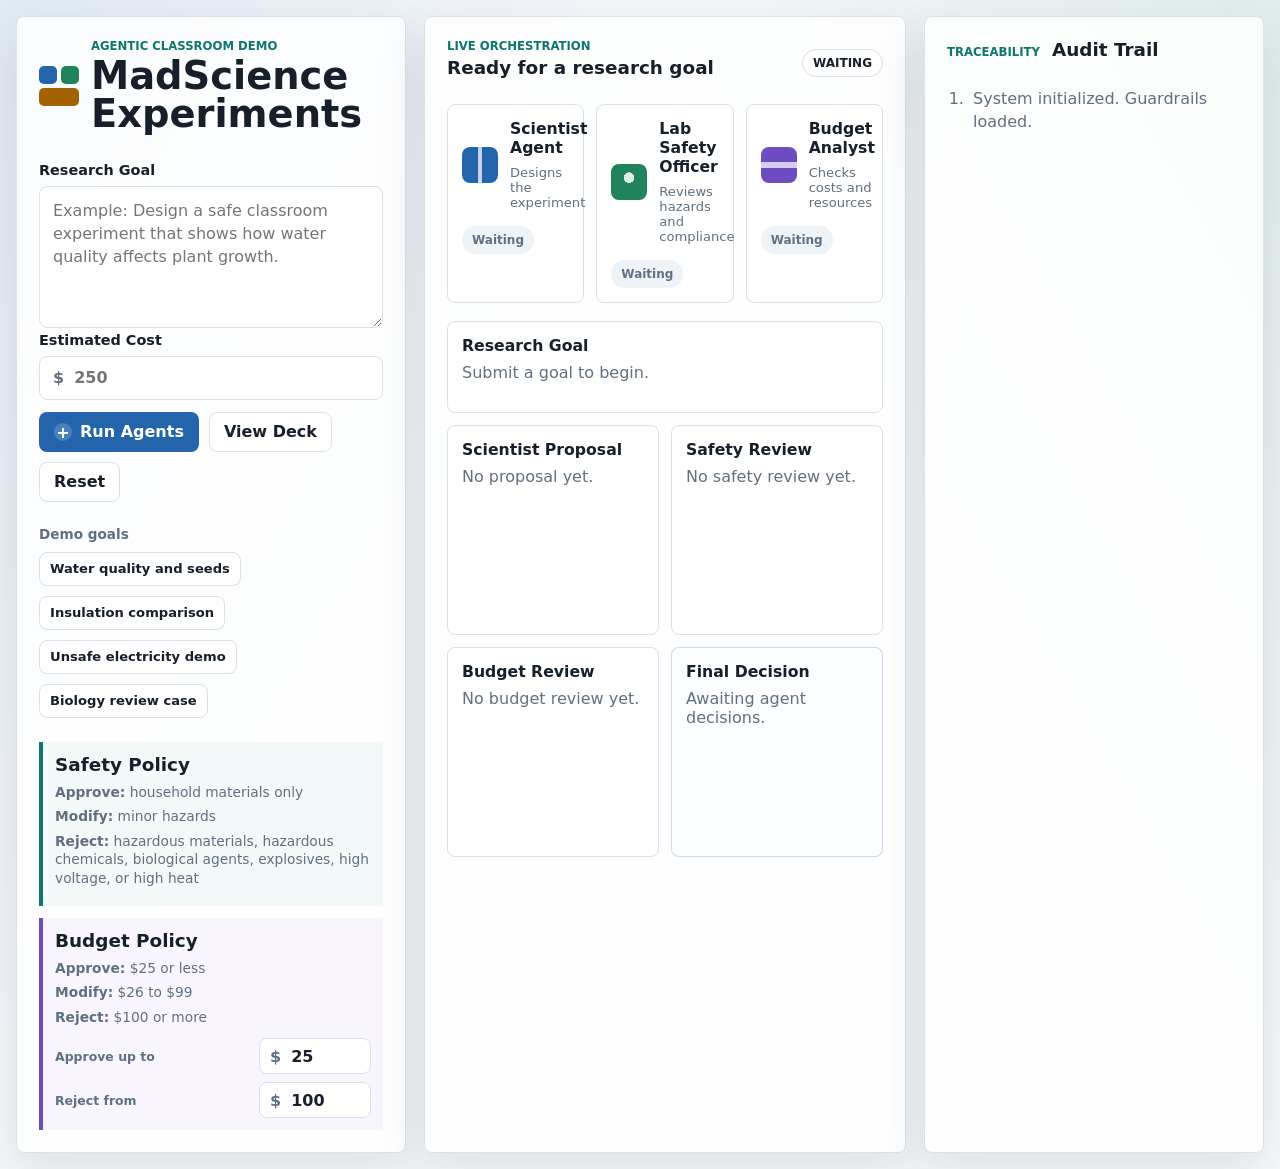
<file: index.html>
<!doctype html>
<html lang="en">
  <head>
    <meta charset="utf-8">
    <meta name="viewport" content="width=device-width, initial-scale=1">
    <title>MadScience Experiments</title>
    <link rel="stylesheet" href="styles.css">
  </head>
  <body>
    <main class="app-shell">
      <section class="control-panel" aria-label="Research goal controls">
        <div class="brand-row">
          <div class="brand-mark" aria-hidden="true">
            <span></span>
            <span></span>
            <span></span>
          </div>
          <div>
            <p class="eyebrow">Agentic classroom demo</p>
            <h1>MadScience Experiments</h1>
          </div>
        </div>

        <form id="goalForm" class="goal-form">
          <label for="researchGoal">Research Goal</label>
          <textarea id="researchGoal" name="researchGoal" rows="5" placeholder="Example: Design a safe classroom experiment that shows how water quality affects plant growth."></textarea>

          <label for="estimatedCost">Estimated Cost</label>
          <div class="cost-input-row">
            <span aria-hidden="true">$</span>
            <input id="estimatedCost" name="estimatedCost" type="number" min="0" step="1" placeholder="250">
          </div>

          <div class="button-row">
            <button type="submit" class="primary-button">
              <span class="button-icon" aria-hidden="true">+</span>
              Run Agents
            </button>
            <a href="slides.html" class="ghost-button deck-link">
              View Deck
            </a>
            <button type="button" id="resetButton" class="ghost-button">
              Reset
            </button>
          </div>
        </form>

        <div class="quick-start" aria-label="Demo examples">
          <p>Demo goals</p>
          <div class="chip-row">
            <button type="button" class="chip" data-cost="42" data-goal="Design a safe classroom experiment that shows how water quality affects radish seed growth.">Water quality and seeds</button>
            <button type="button" class="chip" data-cost="65" data-goal="Explore whether different insulating materials keep a cup of warm water at a stable temperature.">Insulation comparison</button>
            <button type="button" class="chip" data-cost="1200" data-goal="Test whether a high-voltage power supply can create visible arcs for a chemistry demonstration.">Unsafe electricity demo</button>
            <button type="button" class="chip" data-cost="85" data-goal="Compare growth rates of yeast cultures using different sugar sources.">Biology review case</button>
          </div>
        </div>

        <div class="policy-grid">
          <article>
            <h2>Safety Policy</h2>
            <p><strong>Approve:</strong> household materials only</p>
            <p><strong>Modify:</strong> minor hazards</p>
            <p><strong>Reject:</strong> hazardous materials, hazardous chemicals, biological agents, explosives, high voltage, or high heat</p>
          </article>
          <article>
            <h2>Budget Policy</h2>
            <p id="budgetApproveText"><strong>Approve:</strong> $25 or less</p>
            <p id="budgetModifyText"><strong>Modify:</strong> $26 to $99</p>
            <p id="budgetRejectText"><strong>Reject:</strong> $100 or more</p>
            <div class="threshold-grid" aria-label="Budget threshold controls">
              <label for="approveLimit">Approve up to</label>
              <div class="cost-input-row compact">
                <span aria-hidden="true">$</span>
                <input id="approveLimit" type="number" min="0" step="1" value="25">
              </div>
              <label for="rejectLimit">Reject from</label>
              <div class="cost-input-row compact">
                <span aria-hidden="true">$</span>
                <input id="rejectLimit" type="number" min="1" step="1" value="100">
              </div>
            </div>
          </article>
        </div>
      </section>

      <section class="workspace" aria-live="polite">
        <div class="topline">
          <div>
            <p class="eyebrow">Live orchestration</p>
            <h2 id="decisionTitle">Ready for a research goal</h2>
          </div>
          <span id="decisionBadge" class="decision-badge neutral">WAITING</span>
        </div>

        <div class="agent-lane" aria-label="Agent workflow">
          <article class="agent-card idle" id="scientistCard">
            <div class="agent-heading">
              <div class="agent-icon scientist" aria-hidden="true"></div>
              <div>
                <h3>Scientist Agent</h3>
                <p>Designs the experiment</p>
              </div>
            </div>
            <span class="status-pill">Waiting</span>
          </article>

          <article class="agent-card idle" id="safetyCard">
            <div class="agent-heading">
              <div class="agent-icon safety" aria-hidden="true"></div>
              <div>
                <h3>Lab Safety Officer</h3>
                <p>Reviews hazards and compliance</p>
              </div>
            </div>
            <span class="status-pill">Waiting</span>
          </article>

          <article class="agent-card idle" id="budgetCard">
            <div class="agent-heading">
              <div class="agent-icon budget" aria-hidden="true"></div>
              <div>
                <h3>Budget Analyst</h3>
                <p>Checks costs and resources</p>
              </div>
            </div>
            <span class="status-pill">Waiting</span>
          </article>
        </div>

        <div class="output-grid">
          <article class="output-panel wide">
            <h3>Research Goal</h3>
            <p id="goalOutput" class="placeholder">Submit a goal to begin.</p>
          </article>

          <article class="output-panel">
            <h3>Scientist Proposal</h3>
            <div id="proposalOutput" class="placeholder">No proposal yet.</div>
          </article>

          <article class="output-panel">
            <h3>Safety Review</h3>
            <div id="safetyOutput" class="placeholder">No safety review yet.</div>
          </article>

          <article class="output-panel">
            <h3>Budget Review</h3>
            <div id="budgetOutput" class="placeholder">No budget review yet.</div>
          </article>

          <article class="output-panel decision-panel">
            <h3>Final Decision</h3>
            <div id="decisionOutput" class="placeholder">Awaiting agent decisions.</div>
          </article>
        </div>
      </section>

      <aside class="audit-panel" aria-label="Audit trail">
        <div class="audit-heading">
          <p class="eyebrow">Traceability</p>
          <h2>Audit Trail</h2>
        </div>
        <ol id="auditTrail" class="audit-list">
          <li>System initialized. Guardrails loaded.</li>
        </ol>
      </aside>
    </main>

    <script src="app.js"></script>
  </body>
</html>
</file>
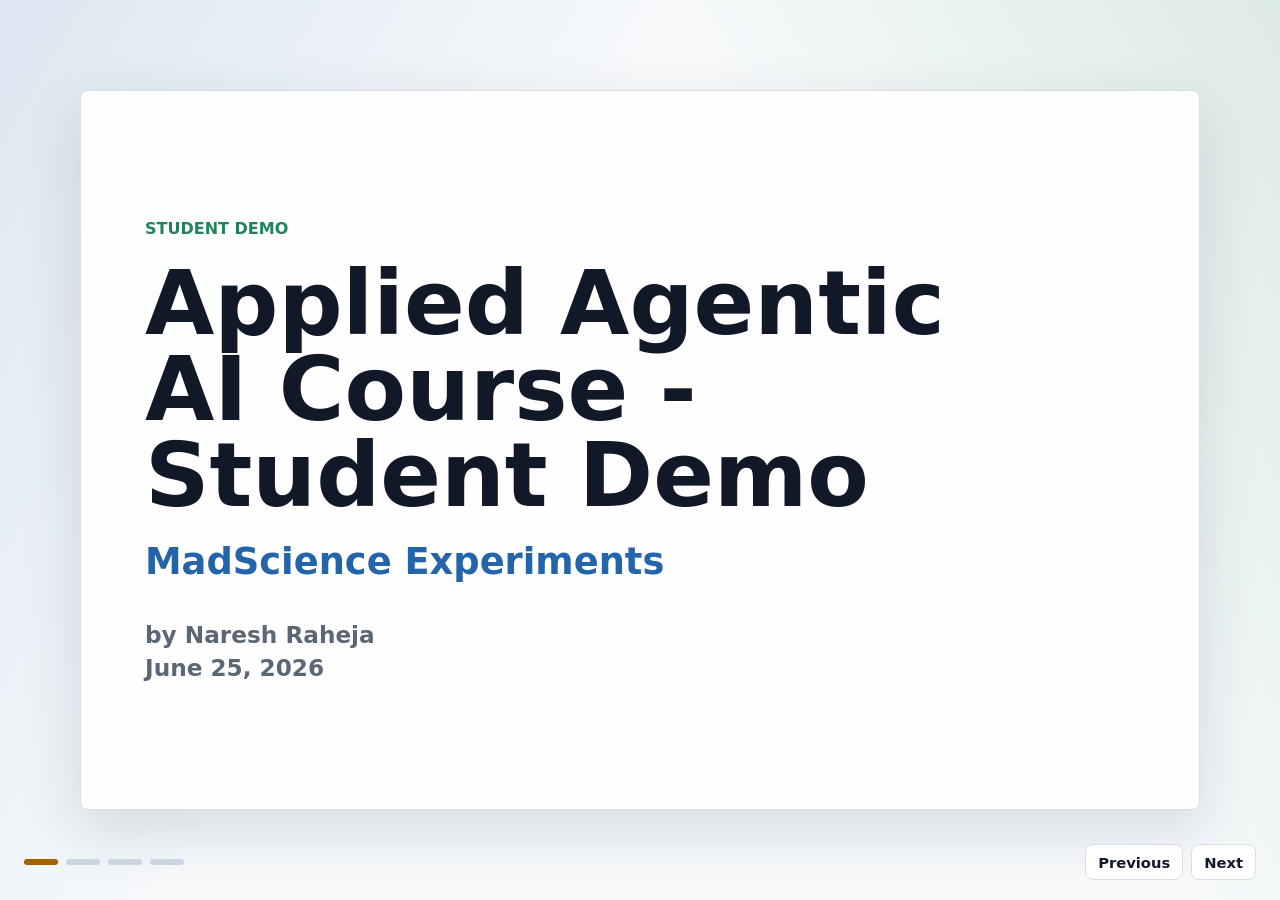
<file: slides.html>
<!doctype html>
<html lang="en">
  <head>
    <meta charset="utf-8">
    <meta name="viewport" content="width=device-width, initial-scale=1">
    <title>Applied Agentic AI Course - Student Demo</title>
    <style>
      :root {
        color-scheme: light;
        --ink: #111827;
        --muted: #5b6775;
        --line: #d7dee8;
        --blue: #2364aa;
        --green: #21835b;
        --amber: #a46100;
        --paper: #f7f9fb;
        --panel: #ffffff;
      }

      * {
        box-sizing: border-box;
      }

      body {
        margin: 0;
        min-height: 100vh;
        overflow: hidden;
        background:
          linear-gradient(120deg, rgba(35, 100, 170, 0.12), transparent 38%),
          linear-gradient(240deg, rgba(33, 131, 91, 0.12), transparent 34%),
          var(--paper);
        color: var(--ink);
        font-family: Inter, ui-sans-serif, system-ui, -apple-system, BlinkMacSystemFont, "Segoe UI", sans-serif;
      }

      .deck {
        position: relative;
        width: 100vw;
        height: 100vh;
      }

      .slide {
        position: absolute;
        inset: 0;
        display: none;
        padding: clamp(28px, 6vw, 72px);
      }

      .slide.active {
        display: grid;
      }

      .slide-inner {
        display: grid;
        align-content: center;
        width: min(1120px, 100%);
        min-height: min(720px, calc(100vh - 120px));
        margin: auto;
        border: 1px solid var(--line);
        border-radius: 8px;
        padding: clamp(28px, 5vw, 64px);
        background: rgba(255, 255, 255, 0.92);
        box-shadow: 0 22px 60px rgba(31, 44, 59, 0.14);
      }

      .title-slide .slide-inner {
        justify-items: start;
        gap: 22px;
      }

      .eyebrow {
        margin: 0;
        color: var(--green);
        font-size: clamp(0.82rem, 1.5vw, 1rem);
        font-weight: 900;
        letter-spacing: 0;
        text-transform: uppercase;
      }

      h1 {
        max-width: 920px;
        margin: 0;
        font-size: clamp(2.6rem, 7vw, 5.8rem);
        line-height: 0.96;
        letter-spacing: 0;
      }

      h2 {
        margin: 0 0 22px;
        font-size: clamp(2rem, 4.8vw, 4rem);
        line-height: 1;
        letter-spacing: 0;
      }

      .subtitle {
        margin: 0;
        color: var(--blue);
        font-size: clamp(1.35rem, 3vw, 2.3rem);
        font-weight: 850;
      }

      .meta {
        display: grid;
        gap: 6px;
        margin-top: 16px;
        color: var(--muted);
        font-size: clamp(1.05rem, 2.2vw, 1.45rem);
        font-weight: 700;
      }

      ol {
        display: grid;
        gap: clamp(12px, 2vh, 18px);
        margin: 0;
        padding-left: 1.4em;
        font-size: clamp(1.05rem, 2.2vw, 1.55rem);
        line-height: 1.35;
      }

      .workflow {
        display: grid;
        grid-template-columns: 1fr 1.45fr;
        gap: 24px;
        align-items: stretch;
      }

      .prompt-card,
      .agent-map,
      .iteration-card,
      .demo-link {
        border: 1px solid var(--line);
        border-radius: 8px;
        background: #fff;
      }

      .prompt-card {
        display: grid;
        align-content: start;
        gap: 16px;
        padding: 22px;
        border-left: 5px solid var(--blue);
      }

      .prompt-card p {
        margin: 0;
        color: var(--muted);
        font-size: clamp(1rem, 1.8vw, 1.25rem);
        line-height: 1.35;
      }

      .prompt-card strong {
        display: block;
        margin-bottom: 6px;
        font-size: clamp(1.2rem, 2.3vw, 1.6rem);
      }

      .agent-map {
        display: grid;
        grid-template-columns: repeat(3, minmax(0, 1fr));
        gap: 12px;
        padding: 16px;
      }

      .agent-node {
        display: grid;
        gap: 10px;
        min-height: 190px;
        border-radius: 8px;
        padding: 16px;
        background: #f8fafc;
      }

      .agent-node:nth-child(2) {
        background: #f3f8f8;
      }

      .agent-node:nth-child(3) {
        background: #fff8eb;
      }

      .agent-icon {
        display: grid;
        place-items: center;
        width: 44px;
        height: 44px;
        border-radius: 8px;
        background: var(--blue);
        color: #fff;
        font-size: 1.35rem;
        font-weight: 900;
      }

      .agent-node:nth-child(2) .agent-icon {
        background: var(--green);
      }

      .agent-node:nth-child(3) .agent-icon {
        background: var(--amber);
      }

      .agent-node h3,
      .iteration-card h3 {
        margin: 0;
        font-size: clamp(1rem, 1.9vw, 1.28rem);
      }

      .agent-node p,
      .iteration-card p {
        margin: 0;
        color: var(--muted);
        font-size: clamp(0.9rem, 1.6vw, 1.06rem);
        line-height: 1.35;
      }

      .decision-row {
        display: grid;
        grid-template-columns: repeat(4, minmax(0, 1fr));
        gap: 10px;
        margin-top: 20px;
      }

      .status-chip,
      .iteration-badge {
        display: inline-flex;
        align-items: center;
        justify-content: center;
        min-height: 34px;
        border-radius: 999px;
        padding: 0 12px;
        font-size: 0.82rem;
        font-weight: 900;
      }

      .status-chip.approve {
        background: rgba(33, 131, 91, 0.12);
        color: var(--green);
      }

      .status-chip.modify,
      .status-chip.human {
        background: rgba(164, 97, 0, 0.14);
        color: var(--amber);
      }

      .status-chip.reject {
        background: rgba(186, 45, 54, 0.12);
        color: #ba2d36;
      }

      .demo-link {
        display: flex;
        align-items: center;
        justify-content: space-between;
        gap: 18px;
        margin-top: 20px;
        padding: 16px 18px;
        text-decoration: none;
        color: var(--ink);
      }

      .demo-link span {
        color: var(--blue);
        font-weight: 900;
      }

      .linear-flow {
        display: grid;
        grid-template-columns: repeat(6, minmax(0, 1fr));
        gap: 10px;
        align-items: stretch;
        margin-top: 8px;
      }

      .flow-step {
        position: relative;
        display: grid;
        align-content: start;
        gap: 8px;
        min-height: 188px;
        border: 1px solid var(--line);
        border-radius: 8px;
        padding: 14px;
        background: #fff;
      }

      .flow-step:not(:last-child)::after {
        content: ">";
        position: absolute;
        top: 50%;
        right: -13px;
        z-index: 2;
        display: grid;
        place-items: center;
        width: 18px;
        height: 18px;
        border-radius: 999px;
        background: var(--blue);
        color: #fff;
        font-size: 0.75rem;
        font-weight: 900;
        transform: translateY(-50%);
      }

      .flow-number {
        display: grid;
        place-items: center;
        width: 34px;
        height: 34px;
        border-radius: 8px;
        background: #e8f1fb;
        color: var(--blue);
        font-weight: 950;
      }

      .flow-step:nth-child(3) .flow-number,
      .flow-step:nth-child(4) .flow-number {
        background: #e9f6f1;
        color: var(--green);
      }

      .flow-step:nth-child(5) .flow-number,
      .flow-step:nth-child(6) .flow-number {
        background: #fff0d6;
        color: var(--amber);
      }

      .flow-step h3 {
        margin: 0;
        font-size: clamp(0.88rem, 1.45vw, 1.05rem);
        line-height: 1.1;
        text-transform: uppercase;
      }

      .flow-step p {
        margin: 0;
        color: var(--muted);
        font-size: clamp(0.78rem, 1.2vw, 0.94rem);
        line-height: 1.3;
      }

      .example-strip {
        display: grid;
        grid-template-columns: repeat(4, minmax(0, 1fr));
        gap: 10px;
        margin-top: 22px;
      }

      .example-item {
        border-left: 4px solid var(--blue);
        border-radius: 8px;
        padding: 12px 14px;
        background: #f8fafc;
      }

      .example-item:nth-child(2) {
        border-left-color: var(--green);
      }

      .example-item:nth-child(3),
      .example-item:nth-child(4) {
        border-left-color: var(--amber);
      }

      .example-item strong,
      .example-item span {
        display: block;
      }

      .example-item strong {
        margin-bottom: 4px;
        font-size: 0.86rem;
        text-transform: uppercase;
      }

      .example-item span {
        color: var(--muted);
        font-size: 0.9rem;
        line-height: 1.25;
      }

      .inspired-table {
        display: grid;
        gap: 8px;
      }

      .inspired-slide .slide-inner {
        padding-top: clamp(22px, 3.5vw, 38px);
        padding-bottom: clamp(22px, 3.5vw, 38px);
      }

      .inspired-slide h2 {
        margin-bottom: 12px;
      }

      .table-row {
        display: grid;
        grid-template-columns: 1fr 1.35fr 1.3fr;
        gap: 12px;
        align-items: stretch;
        border: 1px solid var(--line);
        border-radius: 8px;
        padding: 8px 12px;
        background: #fff;
      }

      .table-row.header {
        border-color: transparent;
        background: var(--ink);
        color: #fff;
        font-weight: 900;
      }

      .table-row.header span {
        color: #fff;
      }

      .table-row span {
        color: var(--muted);
        font-size: clamp(0.86rem, 1.4vw, 1.02rem);
        line-height: 1.28;
      }

      .table-row strong {
        display: block;
        color: var(--ink);
        font-size: clamp(0.92rem, 1.5vw, 1.08rem);
      }

      .source-note {
        margin: 10px 0 0;
        color: var(--muted);
        font-size: clamp(0.9rem, 1.4vw, 1.05rem);
        font-weight: 800;
      }

      .iteration-grid {
        display: grid;
        grid-template-columns: repeat(2, minmax(0, 1fr));
        gap: 14px;
      }

      .iteration-card {
        display: grid;
        grid-template-columns: auto 1fr;
        gap: 14px;
        align-items: start;
        padding: 16px;
      }

      .iteration-badge {
        width: 42px;
        height: 42px;
        padding: 0;
        border-radius: 8px;
        background: #e8f1fb;
        color: var(--blue);
      }

      .iteration-card:nth-child(2) .iteration-badge,
      .iteration-card:nth-child(5) .iteration-badge {
        background: #e9f6f1;
        color: var(--green);
      }

      .iteration-card:nth-child(3) .iteration-badge {
        background: #fff0d6;
        color: var(--amber);
      }

      .iteration-card:nth-child(4) .iteration-badge {
        background: #f9e4e7;
        color: #ba2d36;
      }

      .iteration-card.wide {
        grid-column: 1 / -1;
      }

      li::marker {
        color: var(--blue);
        font-weight: 900;
      }

      strong,
      code {
        color: var(--blue);
      }

      code {
        border: 1px solid var(--line);
        border-radius: 6px;
        padding: 0.08em 0.28em;
        background: #f1f5f9;
        font-family: ui-monospace, SFMono-Regular, Menlo, Monaco, Consolas, "Liberation Mono", monospace;
        font-size: 0.86em;
      }

      .progress {
        position: fixed;
        left: 24px;
        right: 24px;
        bottom: 20px;
        display: flex;
        align-items: center;
        justify-content: space-between;
        gap: 16px;
        color: var(--muted);
        font-size: 0.92rem;
        font-weight: 800;
      }

      .dots {
        display: flex;
        gap: 8px;
      }

      .dot {
        width: 34px;
        height: 6px;
        border-radius: 999px;
        background: #cbd5e1;
      }

      .dot.active {
        background: var(--amber);
      }

      .nav {
        display: flex;
        gap: 8px;
      }

      button {
        min-height: 36px;
        border: 1px solid var(--line);
        border-radius: 8px;
        padding: 0 12px;
        background: var(--panel);
        color: var(--ink);
        font: inherit;
        font-weight: 850;
        cursor: pointer;
      }

      @media (max-width: 720px) {
        body {
          overflow: auto;
        }

        .deck {
          min-height: 100vh;
          height: auto;
        }

        .slide {
          min-height: 100vh;
          padding: 16px;
        }

        .slide-inner {
          min-height: calc(100vh - 72px);
        }

        .progress {
          position: sticky;
          padding: 0 16px 14px;
          left: 0;
          right: 0;
          bottom: 0;
        }

        .workflow,
        .agent-map,
        .decision-row,
        .iteration-grid,
        .linear-flow,
        .example-strip,
        .table-row {
          grid-template-columns: 1fr;
        }

        .agent-node {
          min-height: auto;
        }

        .flow-step {
          min-height: auto;
        }

        .flow-step:not(:last-child)::after {
          top: auto;
          right: 50%;
          bottom: -14px;
          transform: translateX(50%) rotate(90deg);
        }
      }
    </style>
  </head>
  <body>
    <main class="deck" aria-live="polite">
      <section class="slide title-slide active" aria-label="Slide 1">
        <div class="slide-inner">
          <p class="eyebrow">Student Demo</p>
          <h1>Applied Agentic AI Course - Student Demo</h1>
          <p class="subtitle">MadScience Experiments</p>
          <div class="meta">
            <span>by Naresh Raheja</span>
            <span>June 25, 2026</span>
          </div>
        </div>
      </section>

      <section class="slide" aria-label="Slide 2">
        <div class="slide-inner">
          <h2>Simple Agentic Flow</h2>
          <div class="linear-flow" aria-label="MadScience linear orchestration flow">
            <article class="flow-step">
              <span class="flow-number">1</span>
              <h3>Input Guardrail</h3>
              <p>Checks that the goal is a classroom experiment and not just a broad topic.</p>
            </article>
            <article class="flow-step">
              <span class="flow-number">2</span>
              <h3>Scientist Agent</h3>
              <p>Creates the objective, hypothesis, materials, method, learning outcomes, and cost.</p>
            </article>
            <article class="flow-step">
              <span class="flow-number">3</span>
              <h3>Safety Officer Agent</h3>
              <p>Reviews hazards and can approve, request changes, reject, or escalate.</p>
            </article>
            <article class="flow-step">
              <span class="flow-number">4</span>
              <h3>Budget Analyst Agent</h3>
              <p>Compares the cost with editable classroom budget limits.</p>
            </article>
            <article class="flow-step">
              <span class="flow-number">5</span>
              <h3>Orchestrator</h3>
              <p>Combines reviews without overriding safety or budget decisions.</p>
            </article>
            <article class="flow-step">
              <span class="flow-number">6</span>
              <h3>Audit Trail</h3>
              <p>Shows the proposal, reviews, final decision, and explanation.</p>
            </article>
          </div>
          <div class="example-strip" aria-label="Classroom example outputs">
            <div class="example-item">
              <strong>Input</strong>
              <span>Water quality and radish seed growth</span>
            </div>
            <div class="example-item">
              <strong>Guardrail</strong>
              <span>Valid classroom experiment</span>
            </div>
            <div class="example-item">
              <strong>Review</strong>
              <span>Household materials and cost within limit</span>
            </div>
            <div class="example-item">
              <strong>Decision</strong>
              <span>APPROVED with audit trail</span>
            </div>
          </div>
        </div>
      </section>

      <section class="slide inspired-slide" aria-label="Slide 3">
        <div class="slide-inner">
          <h2>Inspired by Classroom Python Files</h2>
          <div class="inspired-table" aria-label="Course file inspiration table">
            <div class="table-row header">
              <span>MadScience Component</span>
              <span>Inspired By</span>
              <span>What It Demonstrates</span>
            </div>
            <div class="table-row">
              <strong>Input Validation</strong>
              <span><code>03-01-a-input-guardrail-simple.py</code><br><code>03-01-b-input-guardrail-classifier.py</code></span>
              <span>Checks whether the user goal is a valid classroom experiment.</span>
            </div>
            <div class="table-row">
              <strong>Safety Rules</strong>
              <span><code>04-01-tool-guardrail.py</code></span>
              <span>Prevents unsafe experiment paths from being approved.</span>
            </div>
            <div class="table-row">
              <strong>Human Review</strong>
              <span><code>04-02-hitl-approval.py</code></span>
              <span>Escalates ambiguous, outdoor, or student-data cases.</span>
            </div>
            <div class="table-row">
              <strong>Agent Handoffs</strong>
              <span><code>09-handoff-agents.py</code></span>
              <span>Coordinates Scientist, Safety Officer, and Budget Analyst agents.</span>
            </div>
            <div class="table-row">
              <strong>RAG Criteria</strong>
              <span><code>12-rag-agent.py</code></span>
              <span>Reads rejection and modification criteria from a small policy file.</span>
            </div>
          </div>
          <p class="source-note">Live Vercel demo: <a href="https://madscience-cyan.vercel.app/" target="_blank" rel="noreferrer">madscience-cyan.vercel.app</a></p>
        </div>
      </section>

      <section class="slide" aria-label="Slide 4">
        <div class="slide-inner">
          <h2>Iterative Changes</h2>
          <div class="iteration-grid">
            <article class="iteration-card">
              <span class="iteration-badge">1</span>
              <div>
                <h3>From Scripted to Flexible</h3>
                <p>Moved beyond fixed demo cases so new goals keep their own topic and proposal language.</p>
              </div>
            </article>
            <article class="iteration-card">
              <span class="iteration-badge">2</span>
              <div>
                <h3>Budget Became Configurable</h3>
                <p>Added cost input and editable limits: approve, modify, or reject based on presenter thresholds.</p>
              </div>
            </article>
            <article class="iteration-card">
              <span class="iteration-badge">3</span>
              <div>
                <h3>Safety Guardrails Expanded</h3>
                <p>Rejected high voltage, hazardous materials, biological agents, explosives, and high heat.</p>
              </div>
            </article>
            <article class="iteration-card">
              <span class="iteration-badge">4</span>
              <div>
                <h3>Logic Check Added</h3>
                <p>Marked non-actionable goals, such as planet trajectory studies, invalid before agent review.</p>
              </div>
            </article>
            <article class="iteration-card wide">
              <span class="iteration-badge">5</span>
              <div>
                <h3>Classroom Safety Tuned</h3>
                <p>Ordinary seed growth experiments now approve; outdoor samples and unknown materials still require controls.</p>
              </div>
            </article>
          </div>
        </div>
      </section>
    </main>

    <footer class="progress">
      <div class="dots" aria-hidden="true">
        <span class="dot active"></span>
        <span class="dot"></span>
        <span class="dot"></span>
        <span class="dot"></span>
      </div>
      <div class="nav">
        <button id="prevButton" type="button">Previous</button>
        <button id="nextButton" type="button">Next</button>
      </div>
    </footer>

    <script>
      const slides = Array.from(document.querySelectorAll(".slide"));
      const dots = Array.from(document.querySelectorAll(".dot"));
      const prevButton = document.querySelector("#prevButton");
      const nextButton = document.querySelector("#nextButton");
      let current = 0;

      function showSlide(index) {
        current = Math.max(0, Math.min(slides.length - 1, index));
        slides.forEach((slide, slideIndex) => {
          slide.classList.toggle("active", slideIndex === current);
        });
        dots.forEach((dot, dotIndex) => {
          dot.classList.toggle("active", dotIndex === current);
        });
        prevButton.disabled = current === 0;
        nextButton.disabled = current === slides.length - 1;
      }

      prevButton.addEventListener("click", () => showSlide(current - 1));
      nextButton.addEventListener("click", () => showSlide(current + 1));
      window.addEventListener("keydown", (event) => {
        if (event.key === "ArrowRight" || event.key === " ") showSlide(current + 1);
        if (event.key === "ArrowLeft") showSlide(current - 1);
      });

      showSlide(0);
    </script>
  </body>
</html>
</file>
<file: styles.css>
:root {
  color-scheme: light;
  --ink: #17202a;
  --muted: #617080;
  --line: #d8e0e8;
  --paper: #f7f9fb;
  --panel: #ffffff;
  --blue: #2364aa;
  --green: #21835b;
  --amber: #a46100;
  --red: #ba2d36;
  --teal: #0f766e;
  --violet: #6d4cc2;
  --shadow: 0 18px 48px rgba(31, 44, 59, 0.12);
}

* {
  box-sizing: border-box;
}

body {
  margin: 0;
  min-height: 100vh;
  background:
    linear-gradient(120deg, rgba(35, 100, 170, 0.10), transparent 38%),
    linear-gradient(240deg, rgba(33, 131, 91, 0.10), transparent 34%),
    var(--paper);
  color: var(--ink);
  font-family: Inter, ui-sans-serif, system-ui, -apple-system, BlinkMacSystemFont, "Segoe UI", sans-serif;
}

button,
input,
a,
textarea {
  font: inherit;
}

button {
  cursor: pointer;
}

.app-shell {
  display: grid;
  grid-template-columns: minmax(310px, 390px) minmax(0, 1fr) minmax(280px, 340px);
  gap: 18px;
  width: min(1480px, calc(100vw - 32px));
  min-height: calc(100vh - 32px);
  margin: 16px auto;
}

.control-panel,
.workspace,
.audit-panel {
  border: 1px solid var(--line);
  background: rgba(255, 255, 255, 0.86);
  box-shadow: var(--shadow);
}

.control-panel,
.audit-panel {
  border-radius: 8px;
  padding: 22px;
}

.workspace {
  border-radius: 8px;
  padding: 22px;
  overflow: hidden;
}

.brand-row,
.topline,
.audit-heading,
.agent-heading {
  display: flex;
  align-items: center;
  gap: 12px;
}

.topline {
  justify-content: space-between;
  gap: 16px;
  margin-bottom: 18px;
}

.brand-mark {
  display: grid;
  grid-template-columns: repeat(2, 18px);
  grid-template-rows: repeat(2, 18px);
  gap: 4px;
  flex: 0 0 auto;
}

.brand-mark span {
  border-radius: 5px;
  background: var(--blue);
}

.brand-mark span:nth-child(2) {
  background: var(--green);
}

.brand-mark span:nth-child(3) {
  grid-column: 1 / 3;
  background: var(--amber);
}

.eyebrow {
  margin: 0 0 4px;
  color: var(--teal);
  font-size: 0.73rem;
  font-weight: 800;
  letter-spacing: 0;
  text-transform: uppercase;
}

h1,
h2,
h3,
p {
  margin-top: 0;
}

h1 {
  margin-bottom: 0;
  font-size: clamp(1.75rem, 3vw, 2.45rem);
  line-height: 1;
}

h2 {
  margin-bottom: 8px;
  font-size: 1.15rem;
}

h3 {
  margin-bottom: 8px;
  font-size: 0.98rem;
}

.goal-form {
  margin-top: 28px;
}

label {
  display: block;
  margin-bottom: 8px;
  font-size: 0.9rem;
  font-weight: 800;
}

textarea {
  width: 100%;
  min-height: 132px;
  resize: vertical;
  border: 1px solid var(--line);
  border-radius: 8px;
  padding: 12px 13px;
  color: var(--ink);
  background: #fff;
  line-height: 1.45;
  outline: none;
}

input {
  width: 100%;
  border: 0;
  outline: 0;
  color: var(--ink);
  background: transparent;
}

textarea:focus,
.cost-input-row:focus-within {
  border-color: var(--blue);
  box-shadow: 0 0 0 4px rgba(35, 100, 170, 0.14);
}

.cost-input-row {
  display: flex;
  align-items: center;
  gap: 8px;
  width: 100%;
  min-height: 44px;
  margin-bottom: 12px;
  border: 1px solid var(--line);
  border-radius: 8px;
  padding: 0 13px;
  background: #fff;
  color: var(--muted);
  font-weight: 800;
}

.cost-input-row.compact {
  min-height: 36px;
  margin-bottom: 0;
  padding-inline: 10px;
}

.threshold-grid {
  display: grid;
  grid-template-columns: minmax(0, 1fr) minmax(84px, 112px);
  gap: 8px 10px;
  align-items: center;
  margin-top: 12px;
}

.threshold-grid label {
  margin: 0;
  color: var(--muted);
  font-size: 0.78rem;
}

.button-row,
.chip-row {
  display: flex;
  flex-wrap: wrap;
  gap: 10px;
}

.button-row {
  margin-top: 12px;
}

.primary-button,
.ghost-button,
.chip {
  min-height: 40px;
  border-radius: 8px;
  border: 1px solid transparent;
  padding: 0 14px;
  font-weight: 800;
}

.primary-button {
  display: inline-flex;
  align-items: center;
  gap: 8px;
  background: var(--blue);
  color: #fff;
}

.button-icon {
  display: inline-grid;
  place-items: center;
  width: 18px;
  height: 18px;
  border-radius: 50%;
  background: rgba(255, 255, 255, 0.18);
}

.ghost-button,
.chip {
  border-color: var(--line);
  background: #fff;
  color: var(--ink);
}

.deck-link {
  display: inline-flex;
  align-items: center;
  text-decoration: none;
}

.quick-start {
  margin-top: 24px;
}

.quick-start > p {
  margin-bottom: 10px;
  color: var(--muted);
  font-size: 0.85rem;
  font-weight: 800;
}

.chip {
  min-height: 34px;
  padding-inline: 10px;
  font-size: 0.82rem;
  text-align: left;
}

.policy-grid {
  display: grid;
  gap: 12px;
  margin-top: 24px;
}

.policy-grid article {
  border-left: 4px solid var(--teal);
  padding: 12px;
  background: #f3f8f8;
}

.policy-grid article:nth-child(2) {
  border-left-color: var(--violet);
  background: #f8f5ff;
}

.policy-grid p {
  margin-bottom: 6px;
  color: var(--muted);
  font-size: 0.86rem;
  line-height: 1.35;
}

.decision-badge,
.status-pill {
  display: inline-flex;
  align-items: center;
  justify-content: center;
  min-height: 28px;
  border-radius: 999px;
  padding: 0 10px;
  font-size: 0.75rem;
  font-weight: 900;
  white-space: nowrap;
}

.decision-badge {
  border: 1px solid var(--line);
  background: #fff;
}

.decision-badge.approved {
  border-color: rgba(33, 131, 91, 0.28);
  background: rgba(33, 131, 91, 0.12);
  color: var(--green);
}

.decision-badge.modify,
.decision-badge.human {
  border-color: rgba(164, 97, 0, 0.28);
  background: rgba(164, 97, 0, 0.13);
  color: var(--amber);
}

.decision-badge.rejected,
.decision-badge.invalid {
  border-color: rgba(186, 45, 54, 0.28);
  background: rgba(186, 45, 54, 0.12);
  color: var(--red);
}

.agent-lane {
  display: grid;
  grid-template-columns: repeat(3, minmax(0, 1fr));
  gap: 12px;
  margin-bottom: 18px;
}

.agent-card {
  min-height: 132px;
  border: 1px solid var(--line);
  border-radius: 8px;
  padding: 14px;
  background: #fff;
  transition: transform 180ms ease, border-color 180ms ease, box-shadow 180ms ease;
}

.agent-card p {
  margin: 0;
  color: var(--muted);
  font-size: 0.82rem;
}

.agent-icon {
  width: 36px;
  height: 36px;
  border-radius: 8px;
  flex: 0 0 auto;
  background:
    linear-gradient(90deg, transparent 45%, rgba(255,255,255,0.72) 45% 55%, transparent 55%),
    var(--blue);
}

.agent-icon.safety {
  background:
    radial-gradient(circle at 50% 38%, rgba(255,255,255,0.85) 0 18%, transparent 19%),
    var(--green);
}

.agent-icon.budget {
  background:
    linear-gradient(0deg, transparent 43%, rgba(255,255,255,0.72) 43% 57%, transparent 57%),
    var(--violet);
}

.agent-card .status-pill {
  margin-top: 16px;
  background: #eef3f7;
  color: var(--muted);
}

.agent-card.active {
  transform: translateY(-2px);
  border-color: rgba(35, 100, 170, 0.42);
  box-shadow: 0 12px 28px rgba(35, 100, 170, 0.13);
}

.agent-card.active .status-pill {
  background: rgba(35, 100, 170, 0.12);
  color: var(--blue);
}

.agent-card.done .status-pill {
  background: rgba(33, 131, 91, 0.12);
  color: var(--green);
}

.agent-card.warning .status-pill {
  background: rgba(164, 97, 0, 0.13);
  color: var(--amber);
}

.agent-card.danger .status-pill {
  background: rgba(186, 45, 54, 0.12);
  color: var(--red);
}

.output-grid {
  display: grid;
  grid-template-columns: repeat(2, minmax(0, 1fr));
  gap: 12px;
}

.output-panel {
  min-height: 210px;
  border: 1px solid var(--line);
  border-radius: 8px;
  padding: 14px;
  background: #fff;
}

.output-panel.wide {
  grid-column: 1 / -1;
  min-height: auto;
}

.decision-panel {
  border-color: rgba(35, 100, 170, 0.22);
  background: #fbfdff;
}

.modify-action {
  display: grid;
  gap: 10px;
  margin-top: 14px;
  border: 1px solid rgba(164, 97, 0, 0.22);
  border-radius: 8px;
  padding: 12px;
  background: rgba(164, 97, 0, 0.07);
}

.modify-action p {
  margin: 0;
  color: var(--muted);
  line-height: 1.35;
}

.modify-action .primary-button {
  width: fit-content;
  background: var(--amber);
}

.placeholder {
  color: var(--muted);
}

.detail-list {
  display: grid;
  gap: 10px;
  margin: 0;
}

.detail-list div {
  display: grid;
  gap: 2px;
}

.detail-list dt {
  color: var(--muted);
  font-size: 0.75rem;
  font-weight: 900;
  text-transform: uppercase;
}

.detail-list dd {
  margin: 0;
  line-height: 1.4;
}

.review-box {
  display: grid;
  gap: 12px;
}

.review-decision {
  width: fit-content;
  border-radius: 8px;
  padding: 7px 9px;
  font-size: 0.78rem;
  font-weight: 900;
}

.review-decision.approve {
  background: rgba(33, 131, 91, 0.12);
  color: var(--green);
}

.review-decision.modify {
  background: rgba(164, 97, 0, 0.13);
  color: var(--amber);
}

.review-decision.reject {
  background: rgba(186, 45, 54, 0.12);
  color: var(--red);
}

.audit-panel {
  overflow: auto;
}

.audit-list {
  display: grid;
  gap: 12px;
  margin: 20px 0 0;
  padding-left: 22px;
}

.audit-list li {
  padding-left: 4px;
  color: var(--muted);
  line-height: 1.42;
}

@media (max-width: 1180px) {
  .app-shell {
    grid-template-columns: minmax(300px, 380px) minmax(0, 1fr);
  }

  .audit-panel {
    grid-column: 1 / -1;
  }
}

@media (max-width: 840px) {
  .app-shell,
  .agent-lane,
  .output-grid {
    grid-template-columns: 1fr;
  }

  .app-shell {
    width: min(100vw - 20px, 720px);
    margin-block: 10px;
  }

  .topline {
    align-items: flex-start;
    flex-direction: column;
  }
}
</file>
